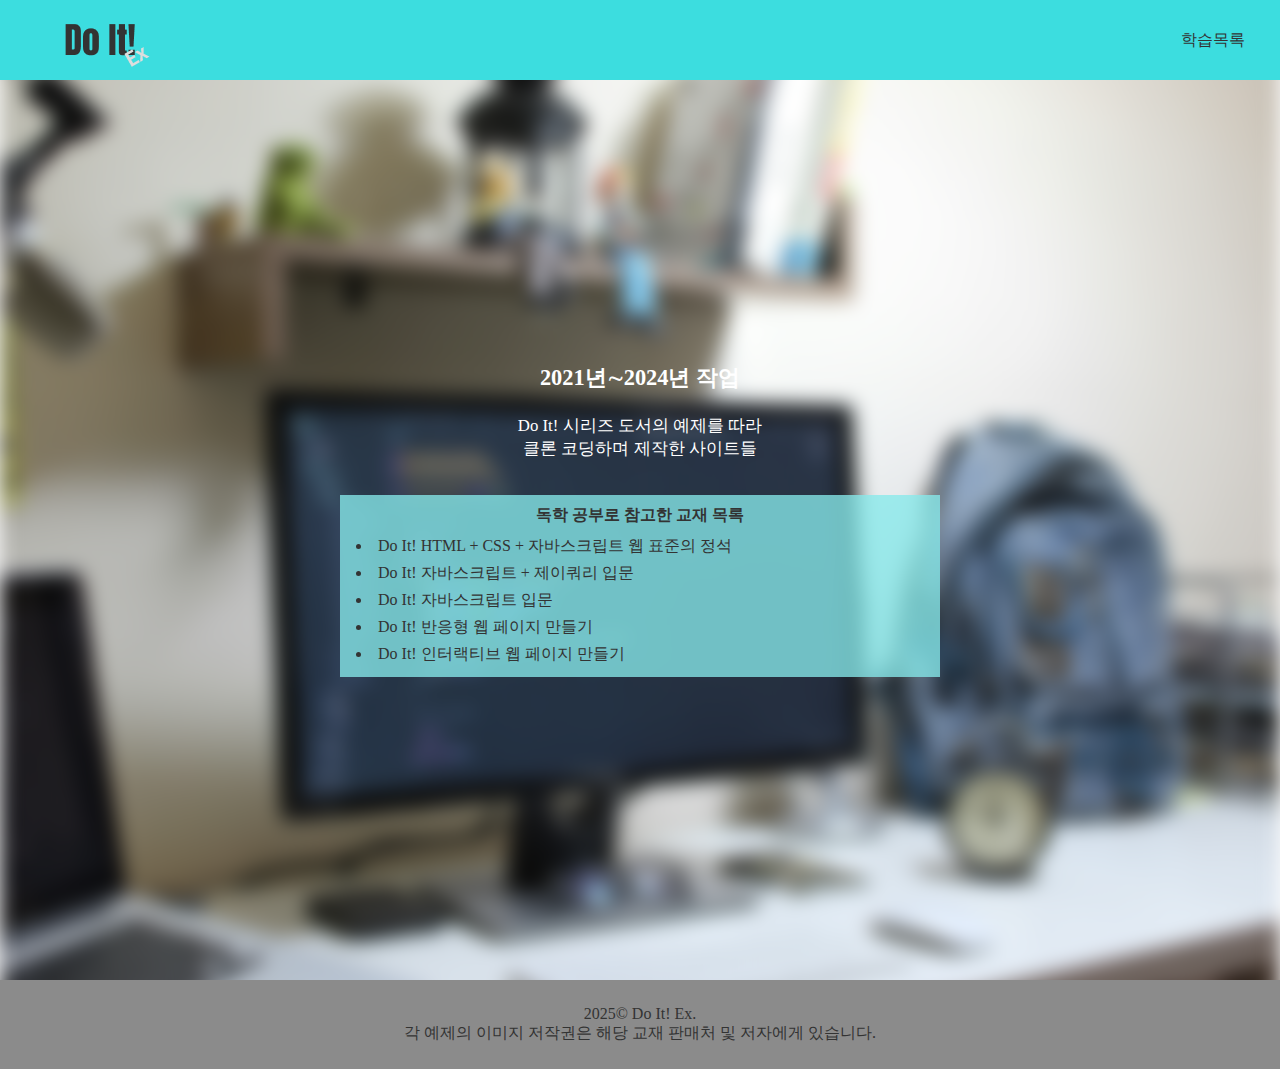
<file: index.html>
<!DOCTYPE html>
<html lang="ko">
<head>
  <meta charset="UTF-8">
  <meta name="viewport" content="width=device-width, initial-scale=1.0">
  <title>Do It! 예제 모음</title>
  <!-- CSS Style -->
  <link rel="stylesheet" href="./css/reset.css" type="text/css">
  <link rel="stylesheet" href="./css/common.css" type="text/css">
  <link rel="stylesheet" href="./css/main.css" type="text/css">
  <!-- favicon -->
  <link rel="shortcut icon" href="./images/favicon.ico" type="image/x-icon">
</head>
<body>
  <!-- Header 영역 -->
  <header>
    <h1>
      <a href="./index.html" title="메인으로 이동">
        <img src="./images/Logo.png" alt="Do It! Ex 로고">
      </a>
    </h1>

    <nav>
      <ul>
        <li><a href="./sub.html" title="학습목록">학습목록</a></li>
      </ul>
    </nav>
  </header>

  <!-- Main 영역 -->
  <main class="mainpage">
    <h2>2021년&sim;2024년 작업</h2>
    <p>Do It! 시리즈 도서의 예제를 따라<br> 클론 코딩하며 제작한 사이트들</p>

    <div class="booklist">
      <p>독학 공부로 참고한 교재 목록</p>
      <ul>
        <li>Do It! HTML + CSS + 자바스크립트 웹 표준의 정석</li>
        <li>Do It! 자바스크립트 + 제이쿼리 입문</li>
        <li>Do It! 자바스크립트 입문</li>
        <li>Do It! 반응형 웹 페이지 만들기</li>
        <li>Do It! 인터랙티브 웹 페이지 만들기</li>
      </ul>
    </div>
  </main>

  <!-- Footer 영역 -->
  <footer>
    <address>2025&copy; Do It! Ex.</address>
    <p>각 예제의 이미지 저작권은 해당 교재 판매처 및 저자에게 있습니다.</p>
  </footer>
</body>
</html>
</file>
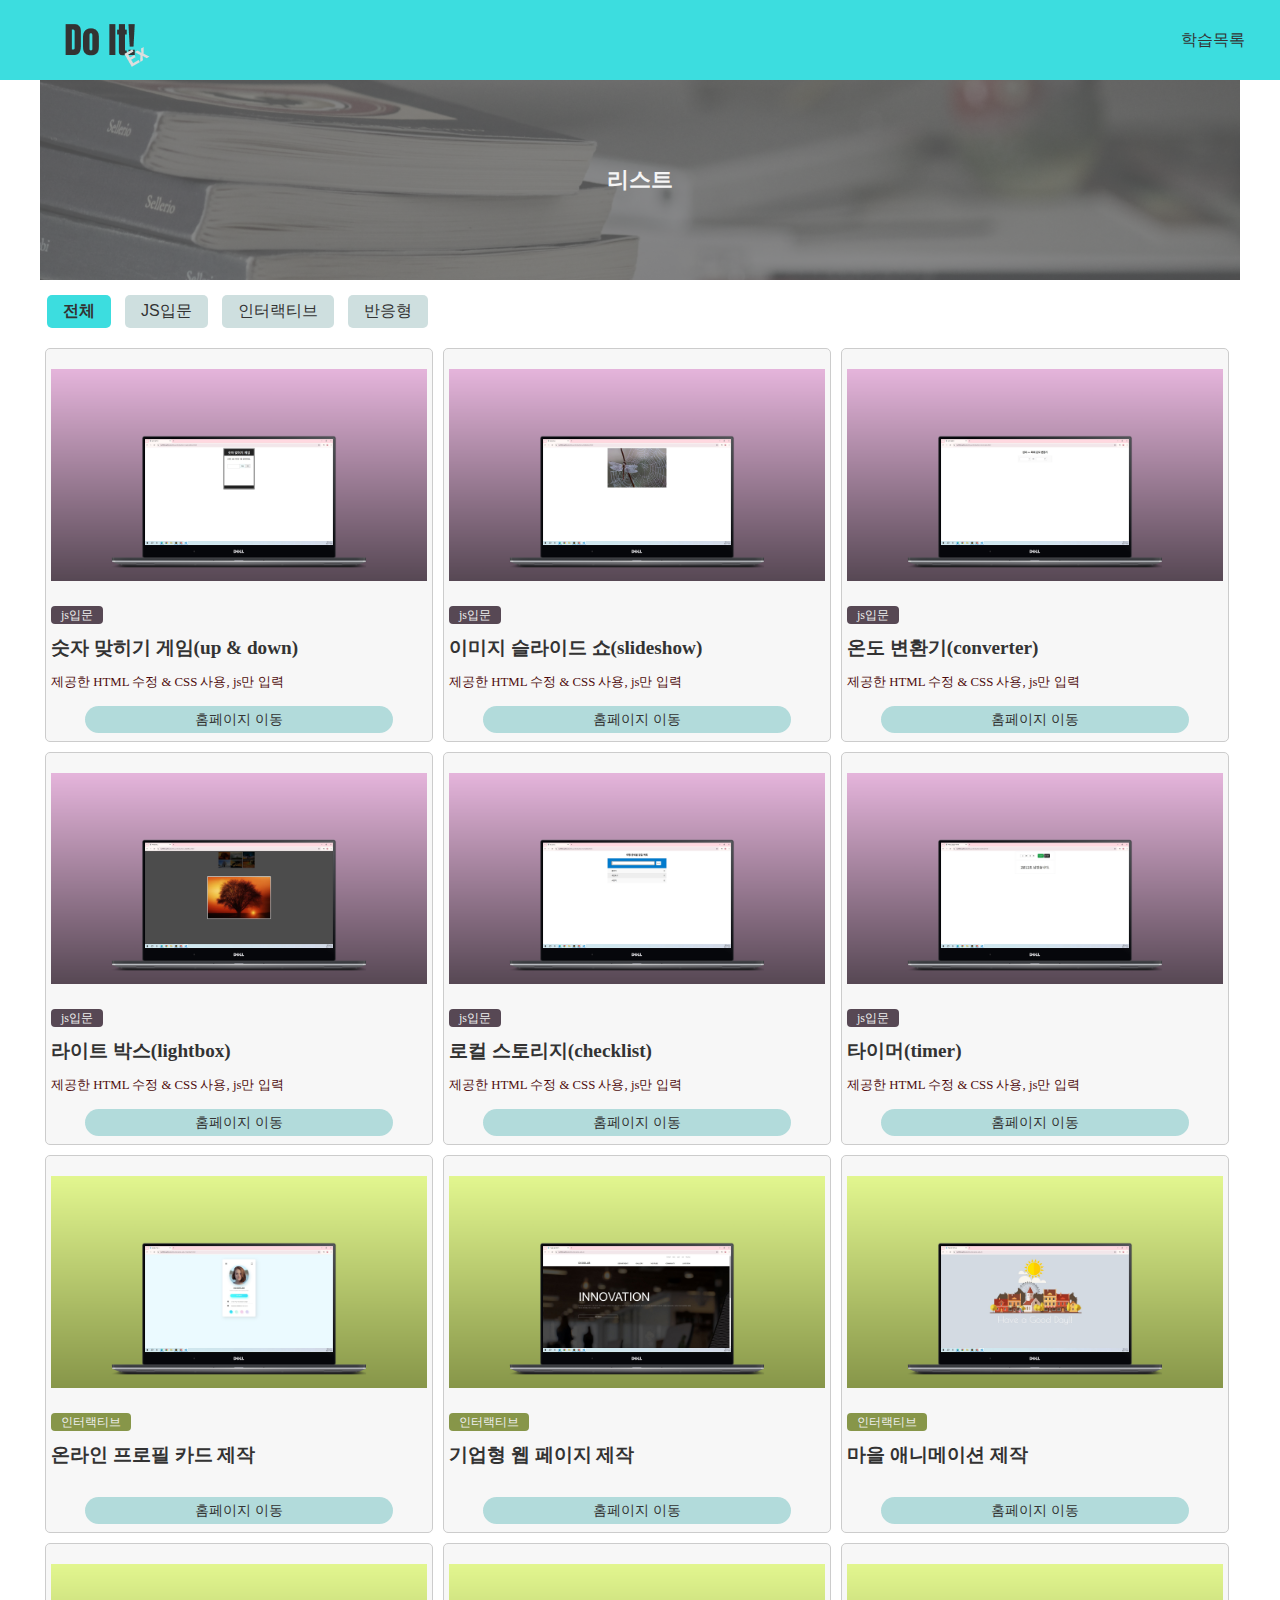
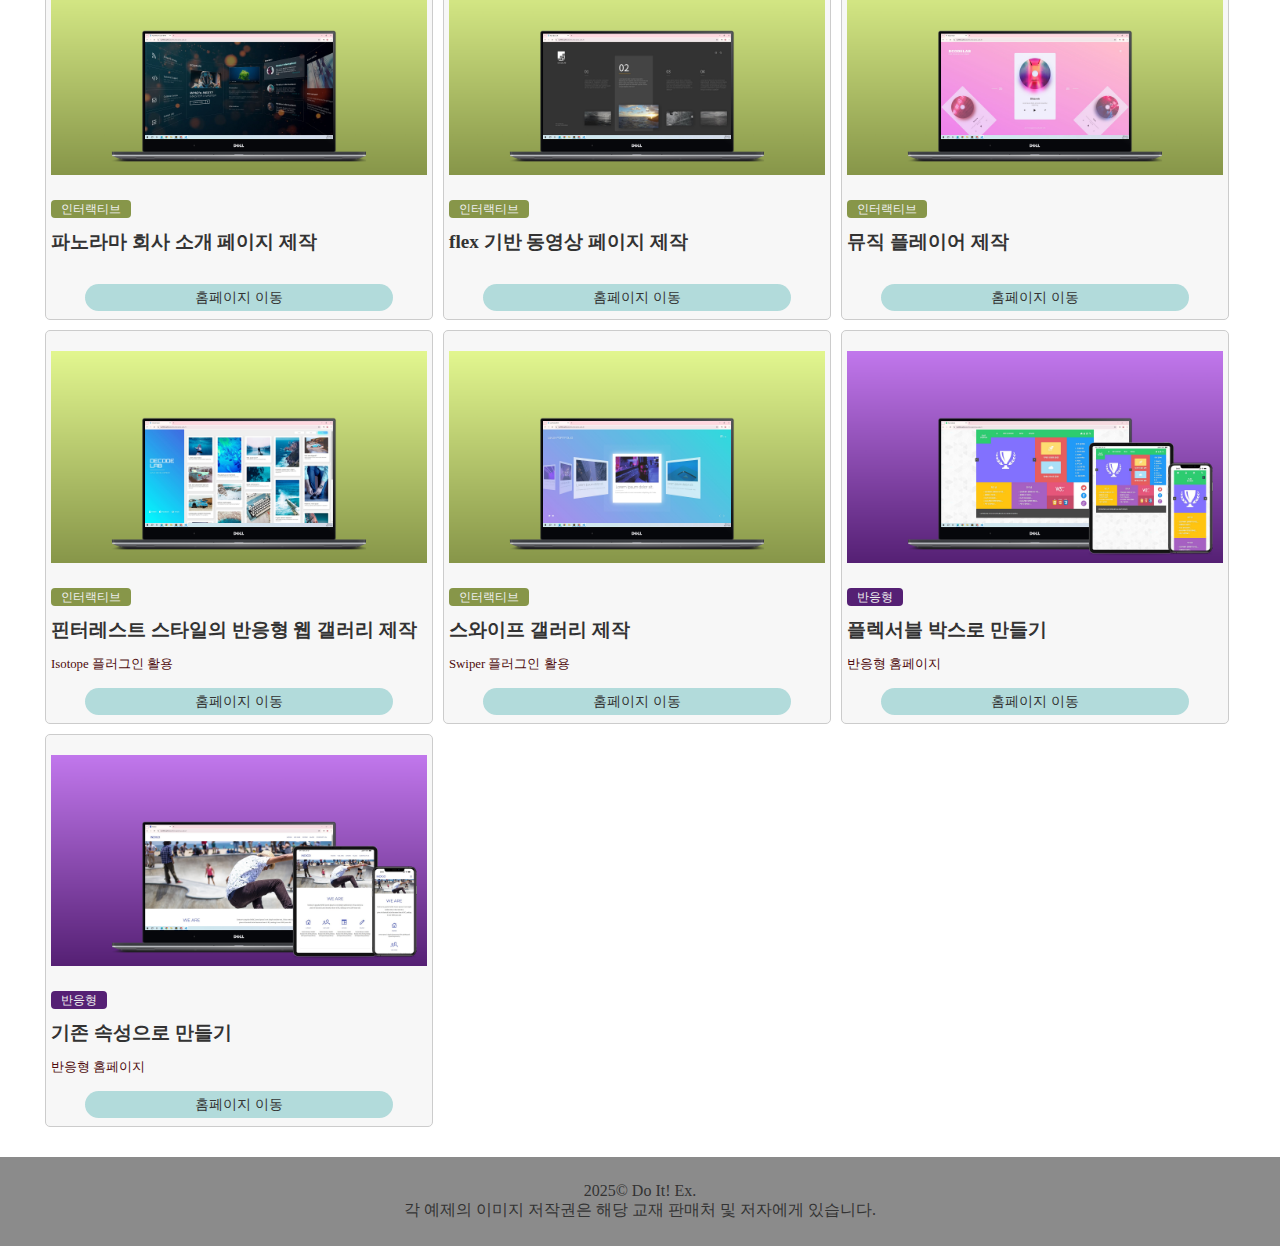
<file: sub.html>
<!DOCTYPE html>
<html lang="ko">
<head>
  <meta charset="UTF-8">
  <meta name="viewport" content="width=device-width, initial-scale=1.0">
  <title>Do It! 예제 모음</title>
  <!-- CSS Style -->
  <link rel="stylesheet" href="./css/reset.css" type="text/css">
  <link rel="stylesheet" href="./css/common.css" type="text/css">
  <link rel="stylesheet" href="./css/sub.css" type="text/css">
  <!-- FontAwesome CDN -->
  <link rel="stylesheet" href="https://cdnjs.cloudflare.com/ajax/libs/font-awesome/6.7.2/css/all.min.css">
</head>
<body>
  <!-- Header 영역 -->
  <header>
    <h1>
      <a href="./index.html" title="메인으로 이동">
        <img src="./images/Logo.png" alt="Do It! Ex 로고">
      </a>
    </h1>

    <nav>
      <ul>
        <li><a href="./sub.html" title="학습목록">학습목록</a></li>
      </ul>
    </nav>
  </header>

  <main class="subpage">
    <article class="wrapper">
      <div class="t_bgimg">
        <h2>리스트</h2>
      </div>

      <!-- 리스트 탭 버튼 -->
      <div class="tabmnu">
        <button type="button" class="tabbtn tabact">전체</button>
        <button type="button" class="tabbtn">js입문</button>
        <button type="button" class="tabbtn">인터랙티브</button>
        <button type="button" class="tabbtn">반응형</button>
      </div>

      <!-- 리스트 목록 -->
      <div class="list_wrapper"></div>
    </article>
  </main>

  <!-- Footer 영역 -->
  <footer>
    <address>2025&copy; Do It! Ex.</address>
    <p>각 예제의 이미지 저작권은 해당 교재 판매처 및 저자에게 있습니다.</p>
  </footer>

  <!-- Top 버튼 -->
  <div class="topbtn">
    <i class="fas fa-caret-up"></i>
  </div>

  <!-- Data JS -->
  <script src="./data/data.js"></script>

  <!-- JS Script -->
  <script src="./script/list.js"></script>
  <script src="./script/tabmnu.js"></script> <!-- list 출력 후 실행해야 -->
  <script src="./script/topbtn.js"></script>
</body>
</html>
</file>
<file: css/common.css>
@charset "UTF-8";
/* common.css */

/* 공통 적용 */
.dis_none {display: none;}

/* 헤더, 푸터 공통 */
header, footer {width: 100%; overflow: hidden;}

/* 헤더 */
header {height: 80px; background: #3cdddf; display: flex;}
header > h1, header > nav {align-content: center;}
header > h1 {width: 40%; height: inherit;}
header > nav {width: 60%; height: inherit; text-align: right; padding: 0 35px;}
header > nav li > a:hover {color: #676767;}

/* 메인 */
main {width: 1200px; margin: 0 auto; overflow: hidden;}

/* 푸터 */
footer {background: #8b8b8b; text-align: center; padding: 25px 0;}
footer > address {font-style: normal;}

/* Tablet 이하 */
@media screen and (max-width: 1024px) {
  main {width: 100%;}
  header > nav {padding: 0 35px;}
}
</file>
<file: css/main.css>
@charset "UTF-8";
/* main.css */

body {position: relative;}

main {height: 100vh; text-align: center; align-content: center;}
main > h2 {font-size: 1.4rem; line-height: 2.5rem;}
main > h3, main > p {font-size: 1.05rem;}
main > p {margin: 16px auto;}

.mainpage::before {content: ''; position: absolute; top: 0; left: 0; bottom: 0; right: 0; background: url(../images/main_bg.jpg) no-repeat center; width: 100%; background-size: cover; filter: blur(10px); z-index: -1;}

.mainpage > h2, .mainpage > h3, .mainpage > p {color: #fff;}

.booklist {margin: 35px auto 25px; width: 50%; background: #86e9eac7; padding: 6px 16px; box-sizing: border-box;}
.booklist > p {font-weight: bold; margin-bottom: 2px; font-size: 1rem; line-height: 1.8rem;}
.booklist > ul {text-align: left;}
.booklist > ul > li {list-style: inside; margin: 6px 0;}

/* Mobile */
@media screen and (max-width: 767px) {
  .booklist {width: 80%;}
}
</file>
<file: css/sub.css>
@charset "UTF-8";
/* sub.css */

.subpage {margin-bottom: 25px;}

/* 공통 부분 */
.subpage > .wrapper > .list_wrapper > .list .tag, .subpage > .wrapper > .list_wrapper > .list .name, .subpage > .wrapper > .list_wrapper > .list .cont, .subpage > .wrapper > .list_wrapper > .list a {box-sizing: border-box;}

/* 리스트 */
.subpage > .wrapper {width: 100%; position: relative;}
.subpage > .wrapper > .t_bgimg {width: 100%; height: 200px;  align-content: center; position: relative; overflow: hidden;}
.subpage > .wrapper > .t_bgimg::before {content: ""; position: absolute; top: 0; left: 0; right: 0; bottom: 0; background: url(../images/list_bg.jpg) no-repeat center; background-size: cover; z-index: 1; filter: grayscale(0.6) contrast(0.3) brightness(0.85);} /* 배경 이미지만 별도 필터 생성 */
.subpage > .wrapper h2 {text-align: center; font-size: 1.4rem; line-height: 2.5rem; position: relative; z-index: 2; color: #f5f5f5;}

/* 리스트 탭 버튼 */
.subpage > .wrapper > .tabmnu {display: flex; width: inherit; margin: 15px auto;}
.subpage > .wrapper > .tabmnu > .tabbtn {text-transform: uppercase; margin: 0 7px; padding: 6px 16px; border-radius: 5px; border: none; cursor: pointer;}

/* 리스트 목록 */
.subpage > .wrapper > .list_wrapper {display: flex; width: inherit; flex-wrap: wrap;}
.subpage > .wrapper > .list_wrapper > .list {width: calc(97%/3); background: #efefef81; border: 1px solid #ccc; border-radius: 5px; box-sizing: border-box; margin: 5px;}
.subpage > .wrapper > .list_wrapper > .list picture {display: block; width: 100%; padding: 5px; box-sizing: border-box; margin: 15px auto;}
.subpage > .wrapper > .list_wrapper > .list img {width: 100%; height: 100%; object-fit: contain;}
.subpage > .wrapper > .list_wrapper > .list .tag {padding: 2px 10px; font-size: 0.75rem; border-radius: 4px; margin: 5px; cursor: default;}
.subpage > .wrapper > .list_wrapper > .list .name {font-size: 1.2rem; line-height: 2rem; margin: 8px 5px 2px;}
.subpage > .wrapper > .list_wrapper > .list .cont {line-height: 1rem; padding: 8px 0; margin: 0 5px; font-size: 0.8rem; color: #4e0c0c;}
.subpage > .wrapper > .list_wrapper > .list a {display: block; width: 80%; margin: 8px auto; padding: 4px 15px; border-radius: 15px; text-align: center; font-size: 0.9rem; transition: all 0.3s;}

/* 색상 관련 */
.tabbtn {background: #cedfdf;}
.tabbtn:hover {background: #b2dbdb;}

.tag1 {background: #574854; color: #eee;}
.tag2 {background: #879649; color: #eee;}
.tag3 {background: #552074; color: #eee;}
.list a {background: #b2dbdb;}
.list a:hover {background: #86e9ea;}

/* 탭 메뉴 활성화 */
.tabact {background: #3cdddf; font-weight: bold;}
.tabact:hover {background: #86e9ea;}

/* Top 버튼 */
.topbtn {position: fixed; bottom: 45px; right: 10px; z-index: 15; background: #a0a0a071; cursor: pointer; border-radius: 2px; display: none;}
.topbtn > i {font-size: 1.5rem; color: #333; padding: 6px 12px;}
.topbtn:hover {background: #a0a0a0e5;}
.topbtn:hover > i {color: #fff;}

/* Tablet */
@media screen and (max-width: 1024px) and (min-width: 768px) {
  .subpage > .wrapper > .list_wrapper > .list {width: calc(97%/2);}
}
/* Mobile */
@media screen and (max-width: 767px) {
  .subpage > .wrapper > .list_wrapper > .list {width: 100%;}
}
</file>
